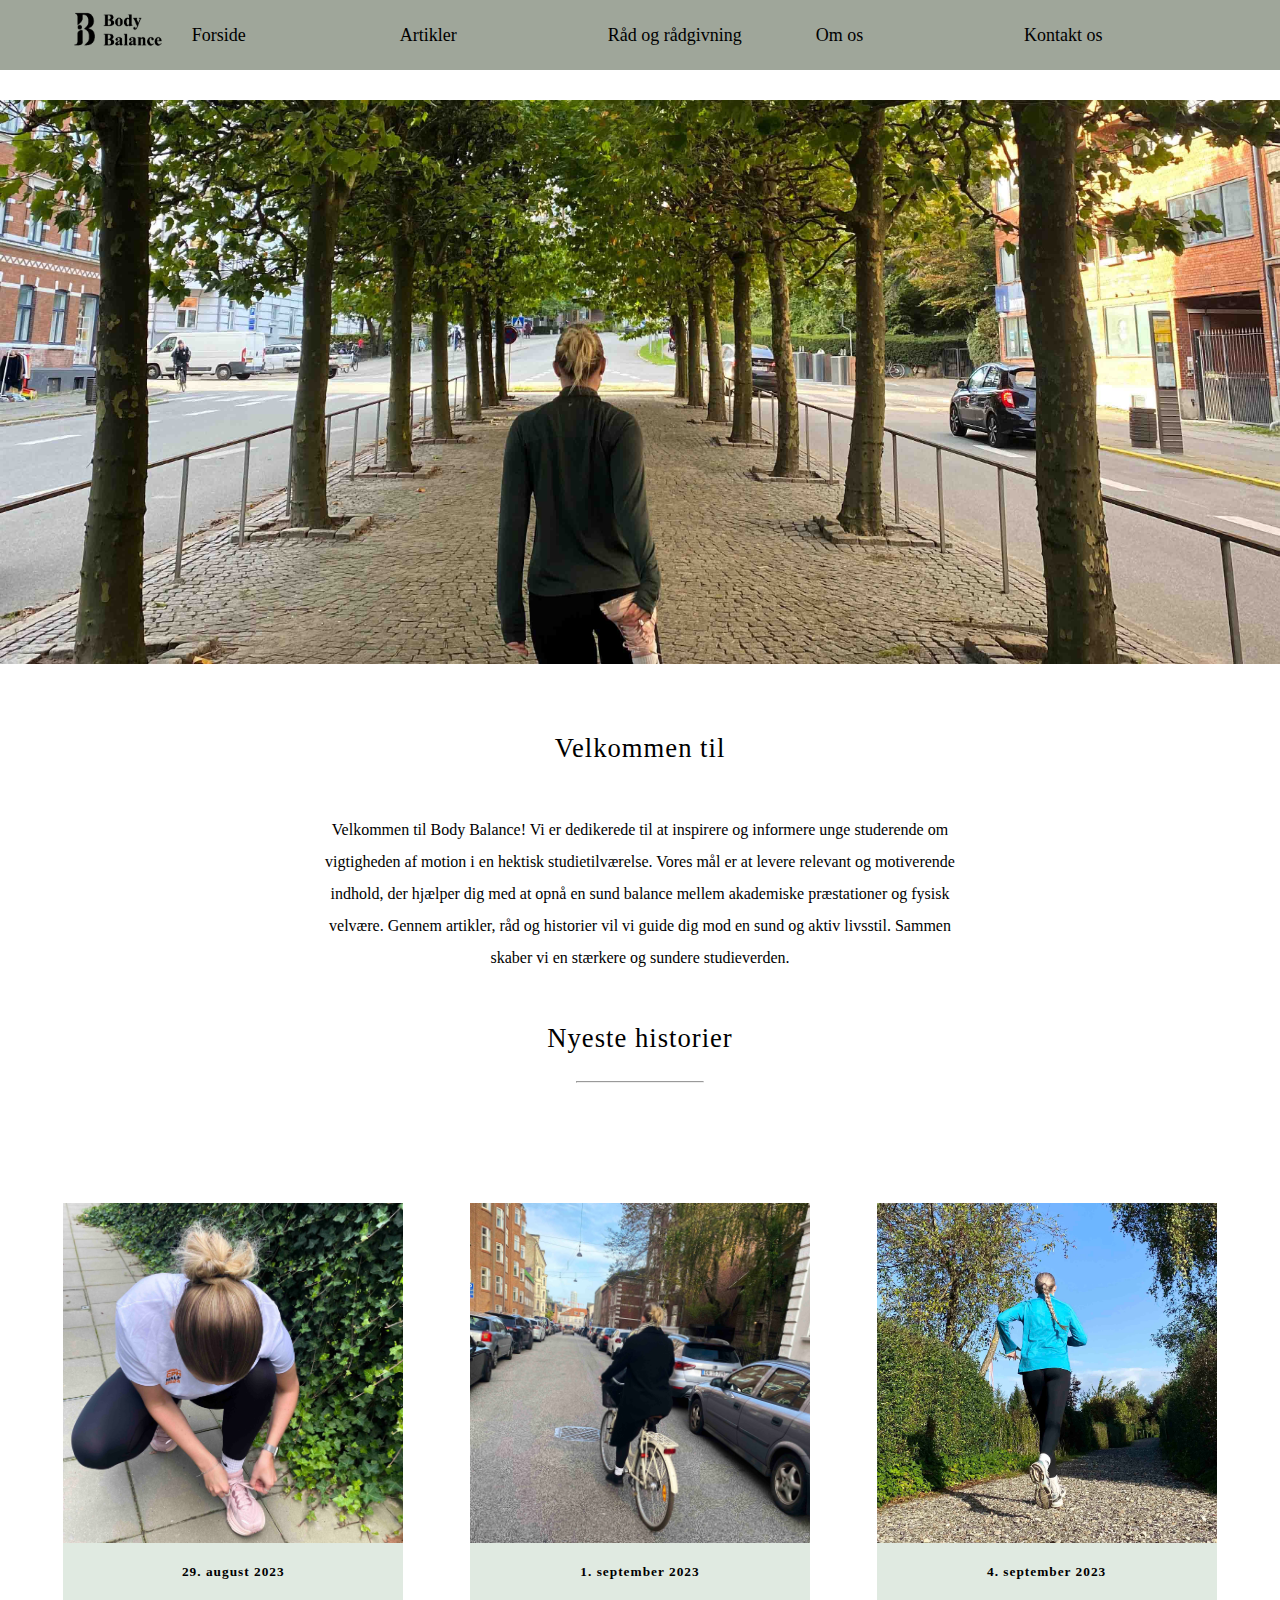
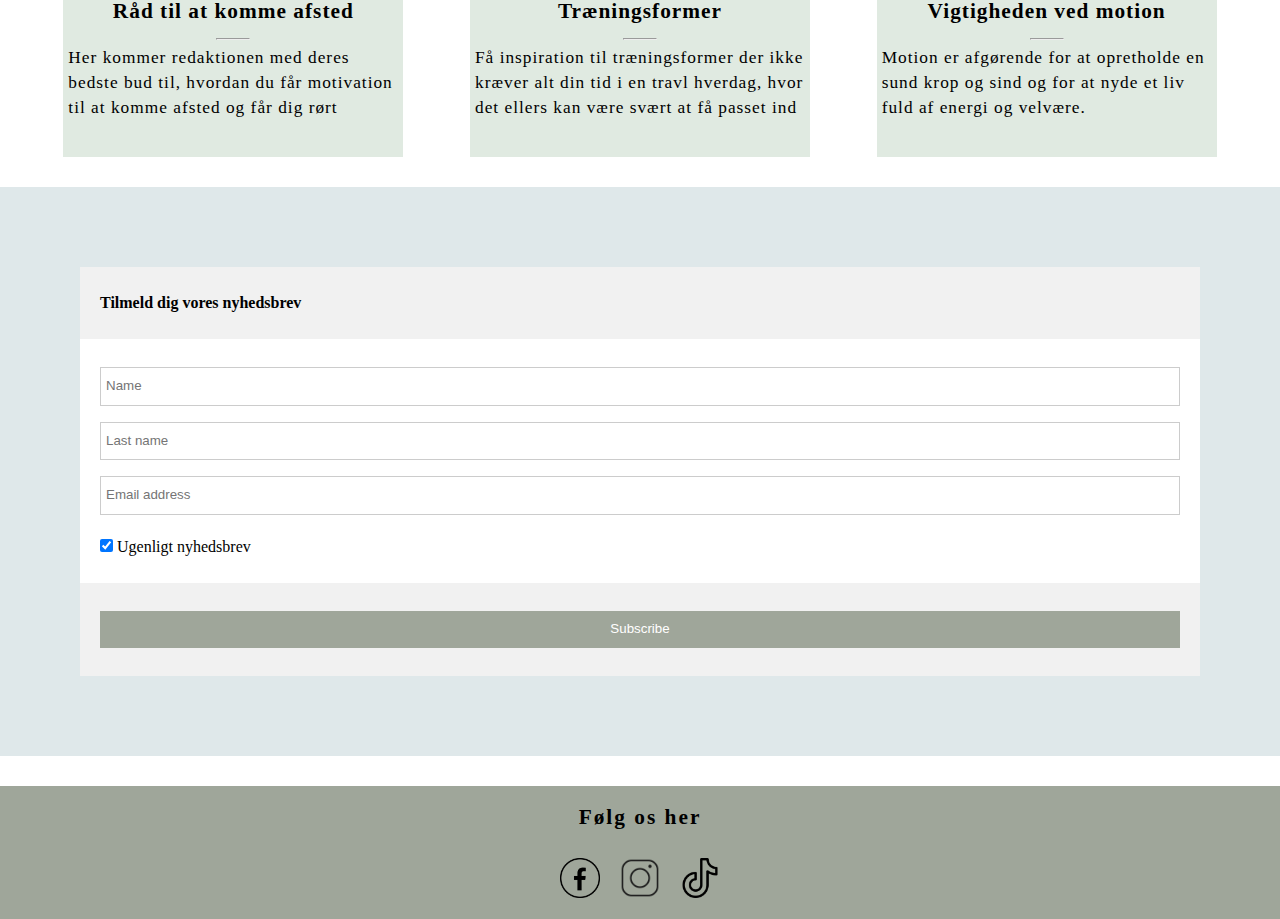
<file: index.html>
<!DOCTYPE html>
<html lang="da">
<head>
    <meta charset="UTF-8">
    <meta http-equiv="X-UA-Compatible" content="IE=edge">
    <meta name="viewport" content="width=device-width, initial-scale=1.0">
    <title>Studerende og motion</title>
    <link rel="stylesheet" href="css/mystyle.css">
</head>

<!--Menu-->
<body>
    <header>
        <a href="index.html"><img id="logo" src="img/Logokopier.png" alt="logo"></a>


        <div class="dropdown">
            <a class="forsidemenu" href="Index.html">Forside</a>
            </div>
        

          <div class="dropdown">
            <button class="dropbtn">Artikler</button>
            <div class="dropdown-content">
              <a href="Tip.html">5 steps til succes</a>
              <a href="Form.html">Motion travl hverdag</a>
              <a href="Fremtid.html">Motion er vigtigt</a>
            </div>
          </div>

          <div class="dropdown">
            <button class="dropbtn">Råd og rådgivning</button>
            <div class="dropdown-content">
              <a href="#">Vaner</a>
              <a href="#">Coaching</a>
              <a href="#">Motivation</a>
            </div>
          </div>

          <div class="dropdown">
            <button class="dropbtn">Om os</button>
            <div class="dropdown-content">
            </div>
          </div>

          <div class="dropdown">
            <button class="dropbtn">Kontakt os</button>
            <div class="dropdown-content">
            </div>
          </div>
    </header>
<!--Indledning-->
    <main>
        <p><img src="img/forsidenukopierkopier.jpg" alt="water"></p>
        <br>
        <h1>Velkommen til</h1>
        <p class="velkommentil">Velkommen til Body Balance! Vi er dedikerede til at inspirere og informere unge studerende
            om vigtigheden af motion i en hektisk studietilværelse. Vores mål er at levere relevant og motiverende 
            indhold, der hjælper dig med at opnå en sund balance mellem akademiske præstationer og fysisk velvære. 
            Gennem artikler, råd og historier vil vi guide dig mod en sund og aktiv livsstil. Sammen skaber vi en 
            stærkere og sundere studieverden. 
        </p>
    
   
        <section>
            <div>
                <h4>Nyeste historier</h4>
                <hr>
            </div>
        </section>

<!--CARDSCONTAINER-->
        <section class="cardscontainer">
            <div>
                <a href="Tip.html"><img src="img/skopaa2kopierkopier.jpg" alt="skopå">
                <h4>29. august 2023</h4>
                <h2>Råd til at komme afsted</h2>
                <hr>
                <p>Her kommer redaktionen med deres bedste bud til, hvordan du får motivation til at komme afsted og får dig rørt</p></a>
            </div>

            <div>
                <a href="Form.html"><img src="img/cykel2kopierkopier.jpg" alt="cykel">
                <h4>1. september 2023</h4>
                <h2>Træningsformer</h2>
                <hr>
                <p>Få inspiration til træningsformer der ikke kræver alt din tid i en travl hverdag, hvor det ellers kan være svært at få passet ind</p></a>
            </div>

            <div>
                <a href="Fremtid.html"><img src="img/julieloeb2kopierkopier.jpg" alt="løb">
                <h4>4. september 2023</h4>
                <h2>Vigtigheden ved motion</h2>
                <hr>
                <p>Motion er afgørende for at opretholde en sund krop og sind og for at nyde et liv fuld af energi og velvære.</p></a><br>
            </div>
        </section>
 

<!--Nyhedsbrev-->

  <form action="/action_page.php">
    <div class="container">
      <h2>Tilmeld dig vores nyhedsbrev</h2>
      <p></p>
    </div>

    <div class="container" style="background-color:white">
      <input type="text" placeholder="Name" name="name" required>
      <input type="text" placeholder="Last name" name="last name" required>
      <input type="text" placeholder="Email address" name="mail" required>
      <label>
        <input type="checkbox" checked="checked" name="subscribe"> Ugenligt nyhedsbrev
      </label>
    </div>

    <div class="container">
      <input type="submit" value="Subscribe">
    </div>
  </form>
</main>

<!--footer-->
    <footer>
        <section>
            <div>
                <h3>Følg os her</h3>
            </div>
        </section>

        <div class="folgos">
            <div>
                <a href="#"><img id="fb" src="img/facebookkopier.png" alt="Facebook"></a>
            </div>

            <div>
                <a href="#"><img id="insta" src="img/instagramkopier.png" alt="Instagram"></a>
            </div>

            <div>
                <a href="#"><img id="tiktok" src="img/tiktokkopier.png" alt="Tiktok"></a>
            </div>
          </div>
    </footer>

</body>
</html>
</file>
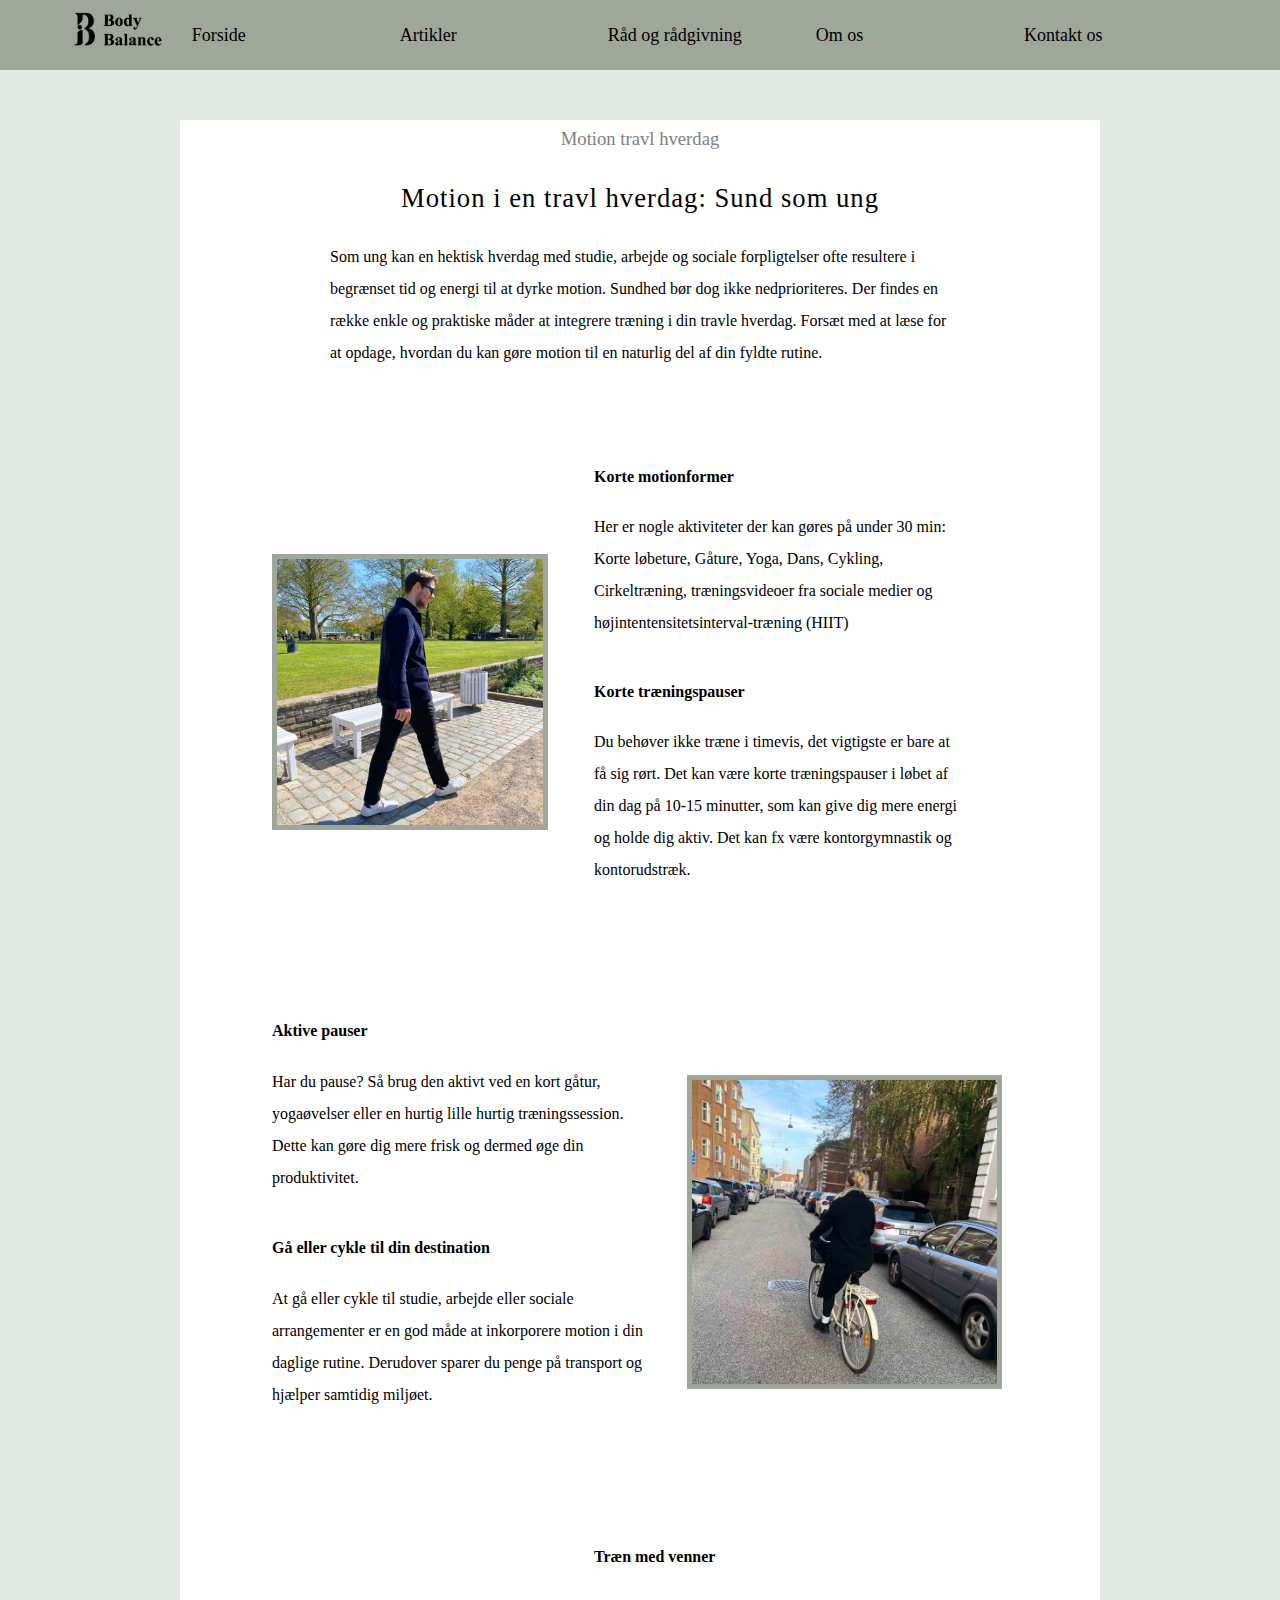
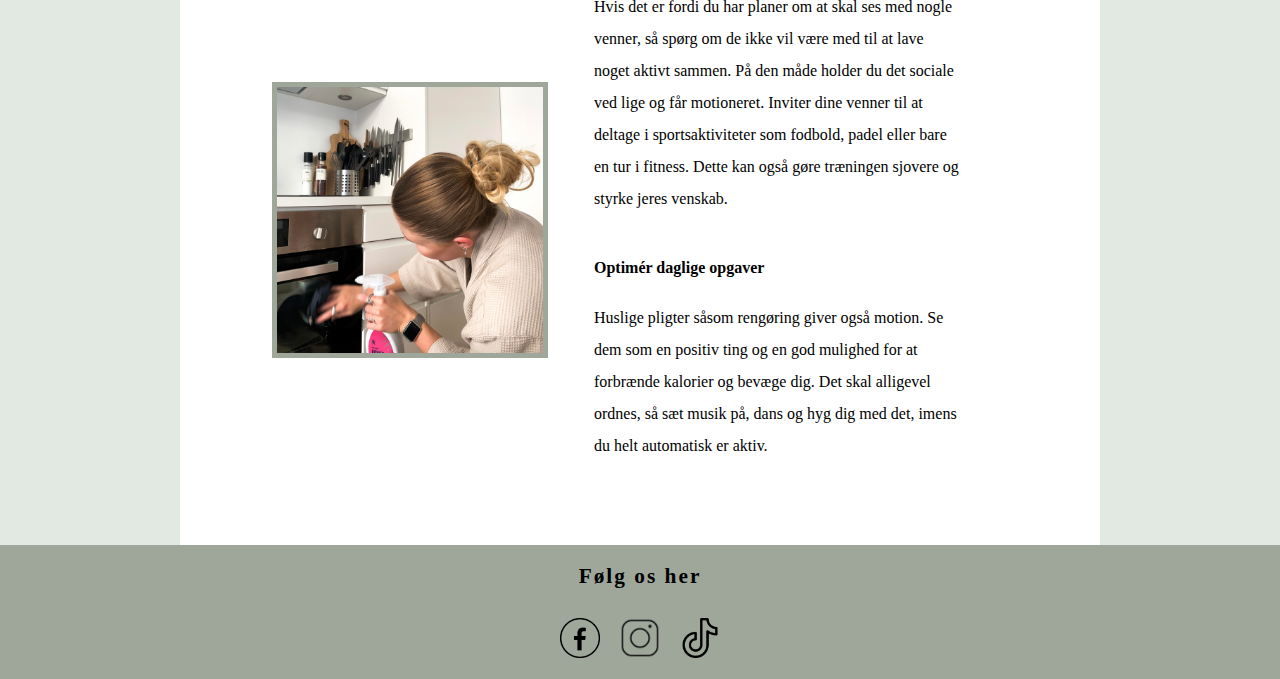
<file: Form.html>
<!DOCTYPE html>
<html lang="da">
<head>
    <meta charset="UTF-8">
    <meta http-equiv="X-UA-Compatible" content="IE=edge">
    <meta name="viewport" content="width=device-width, initial-scale=1.0">
    <title>Motion travl hverdag</title>
    <link rel="stylesheet" href="css/mystyle.css">
</head>

<!--Menu-->

<body>
    <header>
        <a href="index.html"><img id="logo" src="img/Logokopier.png" alt="logo"></a>

        <div class="dropdown">
          <a class="forsidemenu" href="Index.html">Forside</a>
          </div>
  

          <div class="dropdown">
            <button class="dropbtn">Artikler</button>
            <div class="dropdown-content">
              <a href="Tip.html">5 steps til succes</a>
              <a href="Form.html">Motion travl hverdag</a>
              <a href="Fremtid.html">Motion er vigtigt</a>
            </div>
          </div>

          <div class="dropdown">
            <button class="dropbtn">Råd og rådgivning</button>
            <div class="dropdown-content">
              <a href="#">Vaner</a>
              <a href="#">Coaching</a>
              <a href="#">Motivation</a>
            </div>
          </div>

          <div class="dropdown">
            <button class="dropbtn">Om os</button>
            <div class="dropdown-content">
            </div>
          </div>

          <div class="dropdown">
            <button class="dropbtn">Kontakt os</button>
            <div class="dropdown-content">
            </div>
          </div>
    </header>

<!--border rundt om siden-->

    <main class="borderartikel1"> 

<!--Indledning-->

      <div class="indledningform">
      <h6>Motion travl hverdag</h6>
      <h1>Motion i en travl hverdag: Sund som ung</h1>
      <p> Som ung kan en hektisk hverdag med studie, arbejde og sociale forpligtelser ofte resultere i begrænset tid
        og energi til at dyrke motion. Sundhed bør dog ikke nedprioriteres. Der findes en række enkle og praktiske 
        måder at integrere træning i din travle hverdag. Forsæt med at læse for at opdage, hvordan du kan gøre 
        motion til en naturlig del af din fyldte rutine.</p>
        </div>
 
<!--Selve artiklen-->  
        
         <div class="containerform1">
          <img class="image1" src="img/jeppegaarkopier.jpg" alt="jeppegår">
        <div class="textform1">
          <h2>Korte motionformer</h2>
          <p class="p1">Her er nogle aktiviteter der kan gøres på under 30 min: 
            Korte løbeture, Gåture, Yoga, Dans, Cykling, Cirkeltræning, 
            træningsvideoer fra sociale medier og højintentensitetsinterval-træning (HIIT)</p>
            
            <h2>Korte træningspauser</h2>
            <p class="p1">Du behøver ikke træne i timevis, det vigtigste er bare at få 
              sig rørt. Det kan være korte træningspauser i løbet af din dag
              på 10-15 minutter, som kan give dig mere energi og holde dig
              aktiv. Det kan fx være kontorgymnastik og kontorudstræk.</p>
          </div>
        </div>
  
      <div class="containerform2">
        <div class="textform2">
          <h2>Aktive pauser</h2>
          <p class="p1">Har du pause? Så brug den aktivt ved en kort gåtur, yogaøvelser eller en hurtig lille hurtig træningssession. 
            Dette kan gøre dig mere frisk og dermed øge din produktivitet.</p>
              
          <h2>Gå eller cykle til din destination</h2>
          <p class="p1">At gå eller cykle til studie, arbejde eller sociale arrangementer er en god måde at inkorporere motion i din daglige rutine. 
            Derudover sparer du penge på transport og hjælper samtidig miljøet.</p></div>
              <div>            
              <img class="image2" src="img/cykel2kopierkopier.jpg" alt="cykel"></div>
          </div>
      
          <div class="containerform1">
            <img class="image1" src="img/rengoering1kopier.jpg" alt="rengøring">
          <div class="textform1">
            <h2>Træn med venner</h2>
            <p class="p1">Hvis det er fordi du har planer om at skal ses med nogle venner, så spørg om de ikke vil være med til at lave
                 noget aktivt sammen. På den måde holder du det sociale ved lige og får motioneret. Inviter dine venner 
                 til at deltage i sportsaktiviteter som fodbold, padel eller bare en tur i fitness. Dette kan også gøre 
                 træningen sjovere og styrke jeres venskab.</p>
                 
            <h2>Optimér daglige opgaver</h2>
            <p class="p1">Huslige pligter såsom rengøring giver også motion. Se dem som en positiv ting og en god mulighed 
                for at forbrænde kalorier og bevæge dig. Det skal alligevel ordnes, så sæt musik på, dans og hyg dig 
                med det, imens du helt automatisk er aktiv. </p>
            </div>
          </div>
    </main>

<!--Footer-->

    <footer>
        <section>
            <div>
                <h3>Følg os her</h3>
            </div>
        </section>

        <div class="folgos">
            <div>
                <a href="#"><img id="fb" src="img/facebookkopier.png" alt="Facebook"></a>
            </div>

            <div>
                <a href="#"><img id="insta" src="img/instagramkopier.png" alt="Instagram"></a>
            </div>

            <div>
                <a href="#"><img id="tiktok" src="img/tiktokkopier.png" alt="Tiktok"></a>
            </div>
          </div>
    </footer>
</body>
</html>
</file>
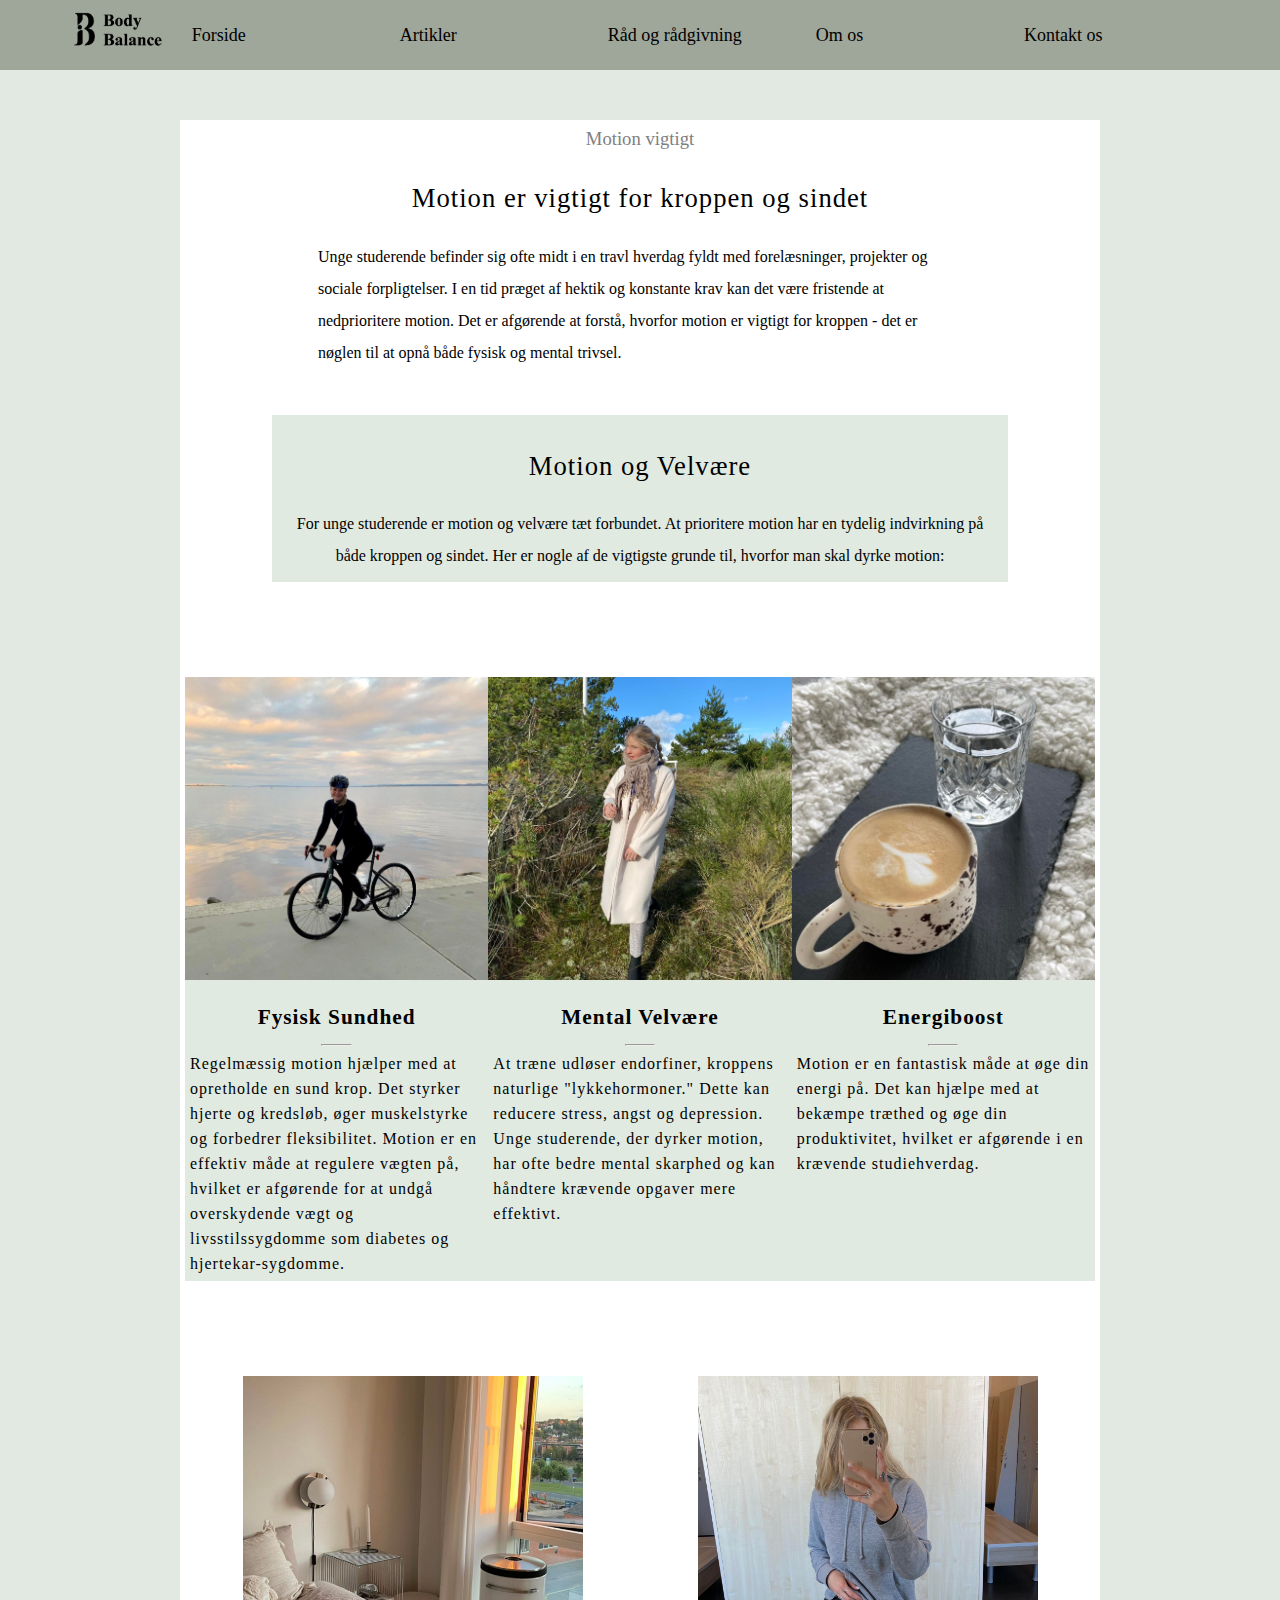
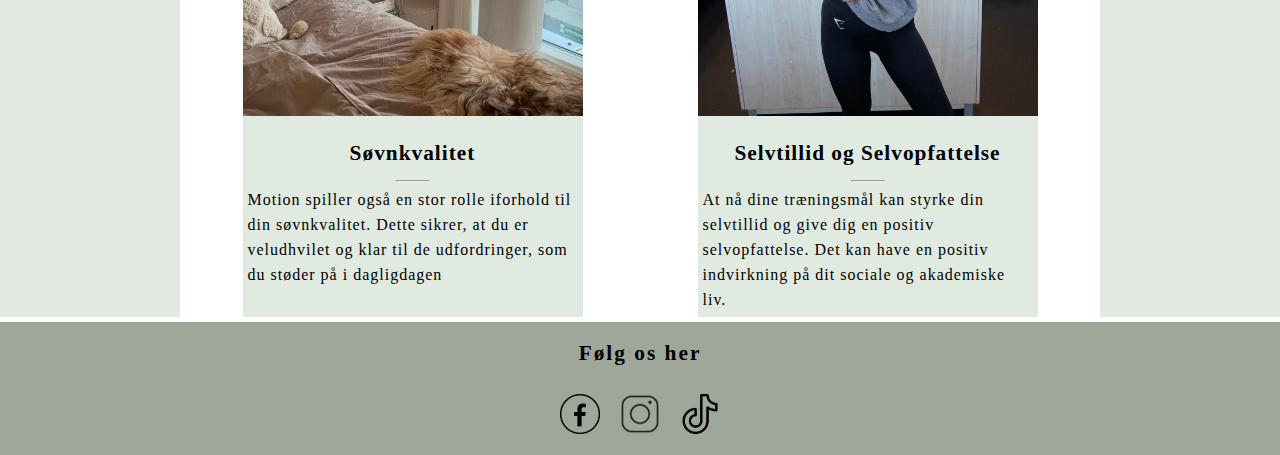
<file: Fremtid.html>
<!DOCTYPE html>
<html lang="da">
<head>
    <meta charset="UTF-8">
    <meta http-equiv="X-UA-Compatible" content="IE=edge">
    <meta name="viewport" content="width=device-width, initial-scale=1.0">
    <title>Hvorfor er motion vigtigt?</title>
    <link rel="stylesheet" href="css/mystyle.css">
</head>

<!--Menu-->
<body>
    <header>
        <a href="index.html"><img id="logo" src="img/Logokopier.png" alt="logo"></a>

        <div class="dropdown">
            <a class="forsidemenu" href="Index.html">Forside</a>
            </div>
        

          <div class="dropdown">
            <button class="dropbtn">Artikler</button>
            <div class="dropdown-content">
              <a href="Tip.html">5 steps til succes</a>
              <a href="Form.html">Motion travl hverdag</a>
              <a href="Fremtid.html">Motion er vigtigt</a>
            </div>
          </div>

          <div class="dropdown">
            <button class="dropbtn">Råd og rådgivning</button>
            <div class="dropdown-content">
              <a href="#">Vaner</a>
              <a href="#">Coaching</a>
              <a href="#">Motivation</a>
            </div>
          </div>

          <div class="dropdown">
            <button class="dropbtn">Om os</button>
            <div class="dropdown-content">
            </div>
          </div>

          <div class="dropdown">
            <button class="dropbtn">Kontakt os</button>
            <div class="dropdown-content">
            </div>
          </div>
    </header>

<!--border rundt om siden-->

    <main class="borderartikel1"> 

<!--Indledning-->

        <div class="article3">
            <article>
                <h6>Motion vigtigt</h6>
                <h4>Motion er vigtigt for kroppen og sindet</h4>
                <p>Unge studerende befinder sig ofte midt i en travl hverdag fyldt med forelæsninger, 
                    projekter og sociale forpligtelser. I en tid præget af hektik og konstante krav 
                    kan det være fristende at nedprioritere motion. Det er afgørende at forstå, hvorfor
                     motion er vigtigt for kroppen - det er nøglen til at opnå både fysisk og mental trivsel.</p>
            </article>
        </div>
                <div class="textboxfremtid">
                    <h1>Motion og Velvære</h1>
                    <p>For unge studerende er motion og velvære tæt forbundet. At prioritere motion har en tydelig indvirkning på både kroppen og sindet. Her er nogle af de vigtigste grunde til, hvorfor man skal dyrke motion:</p>
                </div>

<!--Cardscontainer-->

        <section class="cardscontainerfremtid">
            <div>
                <a href="#"><img src="img/fysiskkopier.jpg" alt="fysisk sundhed">
                <h2>Fysisk Sundhed</h2>
                <hr>
                <p>Regelmæssig motion hjælper med at opretholde en sund krop. Det styrker hjerte og kredsløb, øger muskelstyrke og forbedrer fleksibilitet. Motion er en effektiv måde at regulere vægten på, hvilket er afgørende for at undgå overskydende vægt og livsstilssygdomme som diabetes og hjertekar-sygdomme.</p></a>
            </div>

            <div>
                <a href="#"><img src="img/metalkopier.jpg" alt="mental sundhed">
                <h2>Mental Velvære</h2>
                <hr>
                <p>At træne udløser endorfiner, kroppens naturlige "lykkehormoner." Dette kan reducere stress, angst og depression. Unge studerende, der dyrker motion, har ofte bedre mental skarphed og kan håndtere krævende opgaver mere effektivt.</p></a>
            </div>

            <div>
                <a href="#"><img src="img/kaffekopier.jpg" alt="energiboost">
                <h2>Energiboost</h2>
                <hr>
                <p>Motion er en fantastisk måde at øge din energi på. Det kan hjælpe med at bekæmpe træthed og øge din produktivitet, hvilket er afgørende i en krævende studiehverdag.</p></a>
            </div>
        </section>
        <section class="cardscontainerfremtid">
            <div>
                <a href="#"><img src="img/sove2kopier.jpg" alt="sove">
                <h2>Søvnkvalitet</h2>
                <hr>
                <p>Motion spiller også en stor rolle iforhold til din søvnkvalitet. Dette sikrer, at du er veludhvilet og klar til de udfordringer, som du støder på i dagligdagen </p></a>
            </div>

            <div>
                <a href="#"><img src="img/selvtillidkopier.jpg" alt="seltillid">
                <h2>Selvtillid og Selvopfattelse</h2>
                <hr>
                <p>At nå dine træningsmål kan styrke din selvtillid og give dig en positiv selvopfattelse. Det kan have en positiv indvirkning på dit sociale og akademiske liv.</p></a>
            </div>
        </section>
    </main>
 
<!--Footer-->    

    <footer>
        <section>
            <div>
                <h3>Følg os her</h3>
            </div>
        </section>

        <div class="folgos">
            <div>
                <a href="#"><img id="fb" src="img/facebookkopier.png" alt="Facebook"></a>
            </div>

            <div>
                <a href="#"><img id="insta" src="img/instagramkopier.png" alt="Instagram"></a>
            </div>

            <div>
                <a href="#"><img id="tiktok" src="img/tiktokkopier.png" alt="Tiktok"></a>
            </div>
        </div>
    </footer>
</body>
</html>
</file>
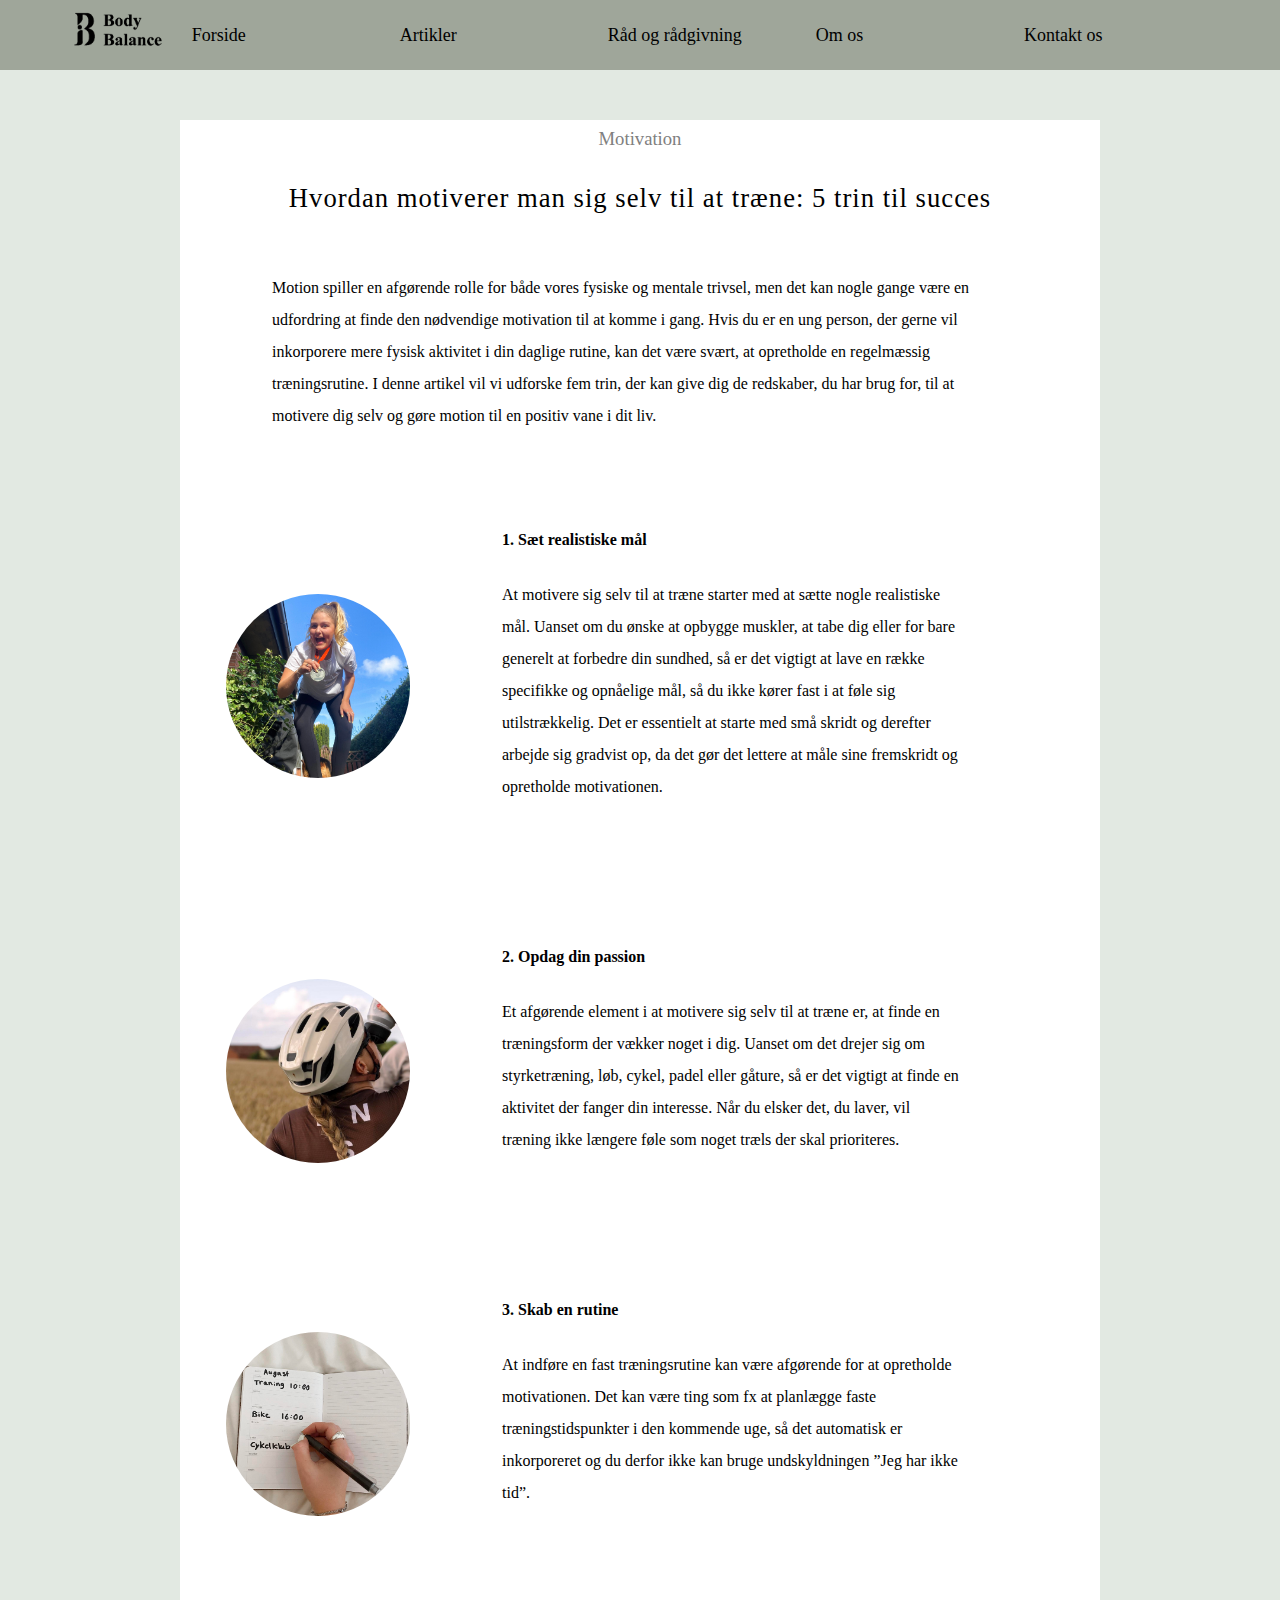
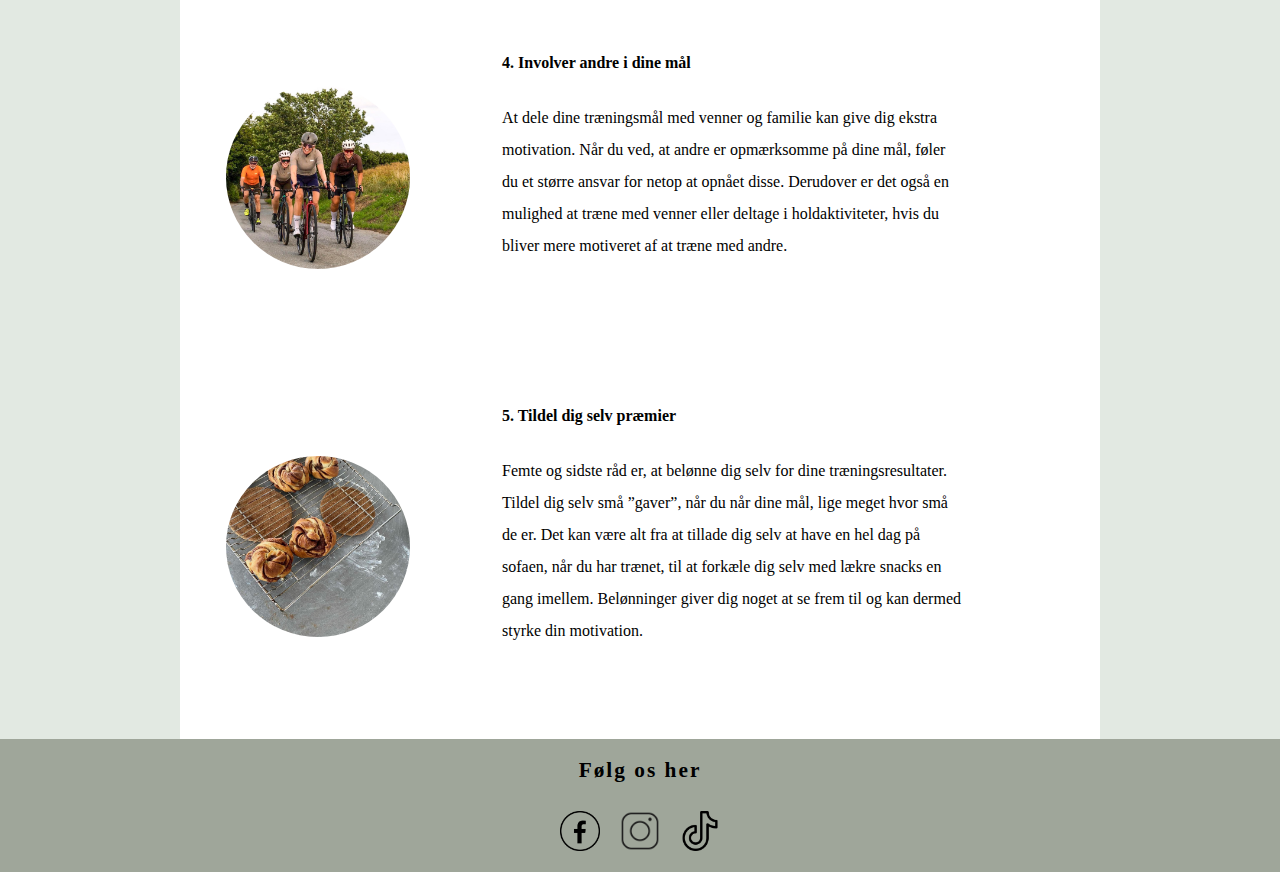
<file: Tip.html>
<!DOCTYPE html>
<html lang="da">
<head>
    <meta charset="UTF-8">
    <meta http-equiv="X-UA-Compatible" content="IE=edge">
    <meta name="viewport" content="width=device-width, initial-scale=1.0">
    <title>Råd til at komme afsted</title>
    <link rel="stylesheet" href="css/mystyle.css">
</head>

<!--Menu-->

<body>
    <header>
        <a href="index.html"><img id="logo" src="img/Logokopier.png" alt="logo"></a>

        <div class="dropdown">
          <a class="forsidemenu" href="Index.html">Forside</a>
          </div>
      

          <div class="dropdown">
            <button class="dropbtn">Artikler</button>
            <div class="dropdown-content">
              <a href="Tip.html">5 steps til succes</a>
              <a href="Form.html">Motion travl hverdag</a>
              <a href="Fremtid.html">Motion er vigtigt</a>
            </div>
          </div>

          <div class="dropdown">
            <button class="dropbtn">Råd og rådgivning</button>
            <div class="dropdown-content">
              <a href="#">Vaner</a>
              <a href="#">Coaching</a>
              <a href="#">Motivation</a>
            </div>
          </div>

          <div class="dropdown">
            <button class="dropbtn">Om os</button>
            <div class="dropdown-content">
            </div>
          </div>

          <div class="dropdown">
            <button class="dropbtn">Kontakt os</button>
            <div class="dropdown-content">
            </div>
          </div>
    </header>

<!--border rundt om siden-->

    <main class="borderartikel1"> 

<!--Indledning-->

      <h6>Motivation</h6>
      <h1>Hvordan motiverer man sig selv til at træne: 5 trin til succes </h1>
      <p class="indledningmotivation">Motion spiller en afgørende rolle for både vores fysiske og mentale trivsel, men det kan nogle gange være 
        en udfordring at finde den nødvendige motivation til at komme i gang. Hvis du er en ung person, der gerne 
        vil inkorporere mere fysisk aktivitet i din daglige rutine, kan det være svært, at opretholde en regelmæssig 
        træningsrutine. I denne artikel vil vi udforske fem trin, der kan give dig de redskaber, du har brug for, til at
        motivere dig selv og gøre motion til en positiv vane i dit liv.</p>

<!--Selve artiklen-->

      <div class="containerform1">
        <img class="imgtips" src="img/medaljekopier.jpg" alt="medalje">
      <div class="textform1">
        <h2>1.	Sæt realistiske mål</h2>
        <p class="p1">At motivere sig selv til at træne starter med at sætte nogle realistiske mål. 
          Uanset om du ønske at opbygge muskler, at tabe dig eller for bare generelt
          at forbedre din sundhed, så er det vigtigt at lave en række specifikke og opnåelige
          mål, så du ikke kører fast i at føle sig utilstrækkelig.  Det er essentielt at starte 
          med små skridt og derefter arbejde sig gradvist op, da det gør det lettere at måle 
          sine fremskridt og opretholde motivationen. </p>
      </div>
    </div>
    
    <div class="containerform1">
      <img class="imgtips" src="img/signedrikkerkopier.jpg" alt="drikker">
    <div class="textform1">
      <h2>2.	Opdag din passion </h2>
      <p class="p1">Et afgørende element i at motivere sig selv til at træne er, at finde en træningsform
        der vækker noget i dig. Uanset om det drejer sig om styrketræning, løb, cykel, padel
        eller gåture, så er det vigtigt at finde en aktivitet der fanger din interesse. Når du 
        elsker det, du laver, vil træning ikke længere føle som noget træls der skal prioriteres. </p>
    </div>
  </div>
  
  <div class="containerform1">
    <img class="imgtips" src="img/ugeplankopier.jpg" alt="ugeplan">
  <div class="textform1">
    <h2>3.	Skab en rutine </h2>
    <p class="p1">At indføre en fast træningsrutine kan være afgørende for at opretholde motivationen. 
      Det kan være ting som fx at planlægge faste træningstidspunkter i den kommende 
      uge, så det automatisk er inkorporeret og du derfor ikke kan bruge undskyldningen
       ”Jeg har ikke tid”.</p>
  </div>
</div>
  
<div class="containerform1">
  <img class="imgtips" src="img/cykelklubkopier.jpg" alt="cykelklub">
<div class="textform1">
  <h2>4.	Involver andre i dine mål </h2>
  <p class="p1">At dele dine træningsmål med venner og familie kan give dig ekstra motivation. 
    Når du ved, at andre er opmærksomme på dine mål, føler du et større ansvar 
    for netop at opnået disse. Derudover er det også en mulighed at træne med venner eller 
    deltage i holdaktiviteter, hvis du bliver mere motiveret af at træne med andre.</p>
</div>
</div>

<div class="containerform1">
  <img class="imgtips" src="img/kanelkopier.jpg" alt="kanelsnegle">
<div class="textform1">
  <h2>5.	Tildel dig selv præmier</h2>
  <p class="p1">Femte og sidste råd er, at belønne dig selv for dine træningsresultater. Tildel dig selv 
    små ”gaver”, når du når dine mål, lige meget hvor små de er. Det kan være alt fra at
    tillade dig selv at have en hel dag på sofaen, når du har trænet, til at forkæle dig selv
    med lækre snacks en gang imellem. Belønninger giver dig noget at se frem til og kan
    dermed styrke din motivation.</p>
</div>
</div>
    </main>

<!--Footer-->
    
    <footer>
        <section>
            <div>
                <h3>Følg os her</h3>
            </div>
        </section>

        <div class="folgos">
            <div>
                <a href="#"><img id="fb" src="img/facebookkopier.png" alt="Facebook"></a>
            </div>

            <div>
                <a href="#"><img id="insta" src="img/instagramkopier.png" alt="Instagram"></a>
            </div>

            <div>
                <a href="#"><img id="tiktok" src="img/tiktokkopier.png" alt="Tiktok"></a>
            </div>
          </div>
    </footer>
</body>
</html>
</file>
<file: css/mystyle.css>
/*RESET GENERELLE REGLER FOR CSS*/
*{
    margin: 0;
    padding: 0;
    box-sizing: border-box;
}

/*Generelt*/
*{
  line-height: 2;
}

img {
  width: 100%;
}

p {
  font-size: 12pt;
}

/*Header*/
header{
    width: 100%;
    height: 70px;
    display: flex;
    justify-content: center;
    align-items: center;
    padding-left: 5%;
    padding-right: 5%;
    font-family: 'Times New Roman', Times, serif;

    top: 0px;
    background-color: #9fa69a;

    position: fixed;
    top: 0px;
}
/*----Buttondrop i header-----*/

.forsidemenu {
color: rgb(0, 0, 0);
padding: 16px;
font-size: 18px;
border: none;
text-decoration: none;
font-family: 'Times New Roman', Times, serif;
}

.dropbtn {
  background-color: #9fa69a;
  color: rgb(0, 0, 0);
  padding: 16px;
  font-size: 18px;
  border: none;
  font-family: 'Times New Roman', Times, serif;
}

.dropdown {
  position: relative;
  display: inline-block;
  width: 100%;
}

.dropdown-content {
  display: none;
  position: absolute;
  background-color: white;
  min-width: 160px;
  box-shadow: 0px 8px 16px 0px black;
  z-index: 1;
}

.dropdown-content a {
  color: black;
  padding: 12px 16px;
  text-decoration: none;
  display: block;
}

.dropdown-content a:hover {background-color: #ffffff;}

.dropdown:hover .dropdown-content {display: block;}

.dropdown:hover .dropbtn {background-color: #9fa69a;}
 
/*Footer*/

footer{
    background-color: #9fa69a;
}

h3{
    font-family: 'Times New Roman', Times, serif;
    font-size: 16pt;
    text-align: center;
    font-weight:bold;
    padding: 10px;
    letter-spacing: 2px;
}

.folgos{
    display: flex;
    justify-content: center;
}

#fb , #insta, #tiktok{
    height: 40px;
    width: auto;
    margin: 10px;
}

/*Main*/
main{
    margin-top: 100px;
}

h1{
    text-align: center;
    font-family: 'Times New Roman', Times, serif;
    font-size: 20pt;
    font-weight: normal;
    letter-spacing: 1px;
    margin: 15px;
}

 hr{
    width: 10%;
    margin-left: 45%;
    margin-right: 45%;
    /*Centrering ved hjælp af side margins*/
}

h6{
  text-align: center;
  font-family: 'Times New Roman', Times, serif;
  font-size: 14pt;
  font-weight: normal;
  color: grey;
}

h2{
  font-size: medium;
  color: rgb(0, 0, 0);
}

h4{
  text-align: center;
  font-family: 'Times New Roman', Times, serif;
  font-size: 20pt;
  font-weight: normal;
  letter-spacing: 1px;
  margin: 15px;
}

/*---Velkommen til tekst---*/

.velkommentil {
    text-align: center;
    font-family: 'Times New Roman', Times, serif;
    margin-right: 25%;
    margin-left: 25%;
    margin-top: 3%;
    margin-bottom: 3%;

}
/*De tre Cardscontainers på forside*/
.cardscontainer{
    min-width: 1100px;
    margin: 30px;
    
    display: flex;
    justify-content: space-around;

    font-family: 'Times New Roman', Times, serif;
}

.cardscontainer div{
    margin-top: 90px;
    width: 340px;
    background-color: rgb(224, 234, 225);
    text-align: left; 
}

.cardscontainer div h2{
    font-size: 16pt;
    font-weight:bold;
    margin: 5px;
    letter-spacing: 1px;
    text-align: center;
}

.cardscontainer div h4{
    font-size: 10pt;
    font-weight:bold;
    margin: 5px;
    letter-spacing: 1px;
    text-align: center;
}

.cardscontainer div p{
    font-size: 13pt;
    font-weight:lighter;
    line-height: 25px;
    margin: 5px;
    letter-spacing: 1px;
}

.cardscontainer a{
    text-decoration: none;
    color: black;
}

/*Nyhedsbrev*/

form {
    border: 80px solid #d1dee1af;
    font-family: 'Times New Roman', Times, serif;
    margin-bottom: 30px;
    margin-top: 30px;
  }
  
  .container {
    padding: 20px;
    background-color: #f1f1f1;
  }
  
  input[type=text], input[type=submit] {
    width: 100%;
    padding: 5px;
    margin: 8px 0;
    display: inline-block;
    border: 1px solid #ccc;
    box-sizing: border-box;
  }
  
  input[type=checkbox] {
    margin-top: 16px;
  }
  
  input[type=submit] {
    background-color: #9fa69a;
    color: white;
    border: none;
  }
  
  input[type=submit]:hover {
    opacity: 0.8;
  }

/*Artikelernes border*/

.borderartikel1 {
  margin: 0;
  padding: 0;
  border-top: 120px solid #e2e9e2; /* Tilføj kant */
  border-left: 180px solid #e2e9e2;
  border-right: 180px solid #e2e9e2;
  background-color: white; /* Baggrundsfarve for hele siden */
}

/*Artikel 1*/
.indledningmotivation {
  margin-left: 10%;
  margin-right: 10%;
  margin-top: 5%;
  margin-bottom: 5%;
}

.imgtips{
  max-width: 20%;
  border-radius: 60%;
  margin: 5%;
}
/*Artikel 2*/
/*comoum i form*/

.indledningform{
  margin-left: 150px;
  margin-right: 150px;
  margin-bottom: 5%;
}

.p1 {
  margin-bottom: 10%;
  margin-top: 5%;
}

.containerform1 {
  display: flex;
  align-items: center;
  justify-content: center
}

.image1 {
  max-width: 30%;
  border: 5px solid #9fa69a;
  margin-left: 10%;
  
}

.textform1 {
  font-size: 16px;
  padding-right: 10%;
  font-family: 'Times New Roman', Times, serif;
  margin: 5%;
}
  
.containerform2 {
  display: flex;
  align-items: center;
  justify-content: center
}

.image2 {
  max-width: 80%;
  border: 5px solid #9fa69a; 
 float: right;
 margin-right: 25%;
}

.textform2 {
  font-size: 16px;
  padding-left: 5%;
  padding-right: 10px;
  font-family: 'Times New Roman', Times, serif;
  width: 300%;
  margin: 5%;
}

  /*artikel 3*/
  .article3 {
    text-align: left;
    margin-left: 15%;
    margin-right: 15%;
    font-family: 'Times New Roman', Times, serif;
  }

 .textboxfremtid {
  background-color: rgb(224, 234, 225); 
  padding: 10px; 
  margin-left: 10%;
  margin-right: 10%;
  margin-top: 5%;
  text-align: center;
}

 /*cardscontainer artikel 3*/

 .cardscontainerfremtid{
  min-width: 80%;
  display: flex;
  justify-content: space-around;
  font-family: 'Times New Roman', Times, serif;
  margin: 5px;
}

.cardscontainerfremtid div{
  margin-top: 90px;
  width: 340px;
  background-color: rgb(224, 234, 225);
  text-align: left; 
}

.cardscontainerfremtid div h2{
  font-size: 16pt;
  font-weight:bold;
  margin: 5px;
  letter-spacing: 1px;
  text-align: center;
}

.cardscontainerfremtid div h4{
  font-size: 10pt;
  font-weight:bold;
  margin: 5px;
  letter-spacing: 1px;
  text-align: center;
}

.cardscontainerfremtid div p{
  font-size: 12pt;
  font-weight:lighter;
  line-height: 25px;
  margin: 5px;
  letter-spacing: 1px;
}

.cardscontainerfremtid a{
  text-decoration: none;
  color: black;
}
</file>
